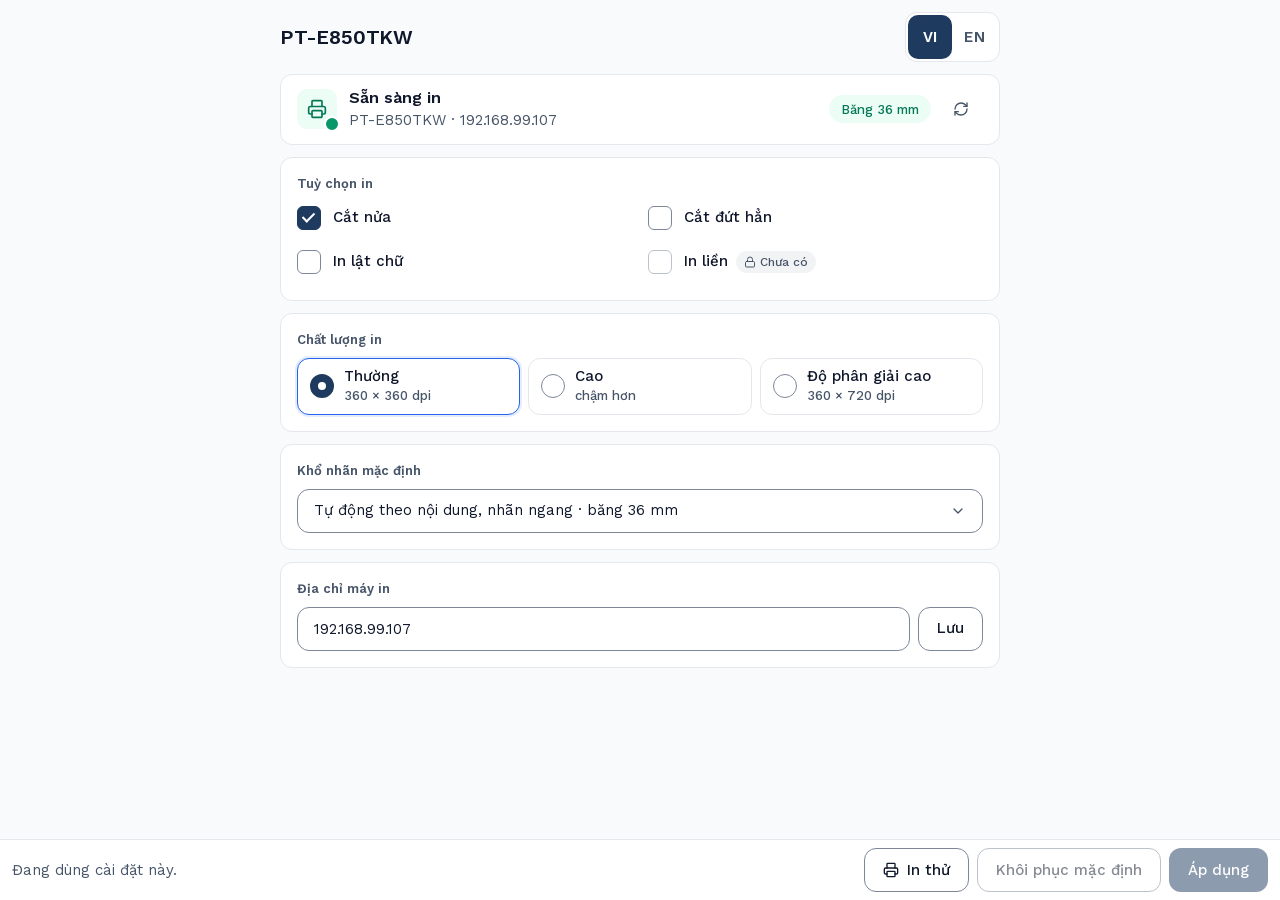
<file: settings-app/ui/index.html>
<!doctype html>
<!-- SPDX-License-Identifier: GPL-3.0-or-later -->
<html lang="vi">
<head>
  <meta charset="utf-8" />
  <meta name="viewport" content="width=device-width, initial-scale=1" />
  <meta name="color-scheme" content="light dark" />
  <title>PT-E850TKW</title>
  <link rel="stylesheet" href="styles.css" />
</head>
<body>
  <div class="app">
    <main class="page" id="page">
      <header class="head">
        <h1 data-i18n="head.title"></h1>
        <div class="lang" role="group" data-i18n-aria="lang.label" id="lang">
          <button type="button" data-lang="vi" lang="vi" aria-label="Tiếng Việt" title="Tiếng Việt">VI</button>
          <button type="button" data-lang="en" lang="en" aria-label="English" title="English">EN</button>
        </div>
      </header>

      <section class="card status" id="status" aria-live="polite"></section>
      <div class="alerts" id="alerts"></div>

      <div id="form">
        <section class="card" aria-labelledby="h-opt">
          <h2 id="h-opt" data-i18n="opt.h"></h2>
          <div class="rows">
            <label class="row" data-i18n-title="half.desc">
              <input type="checkbox" id="half_cut" />
              <span class="row-title" data-i18n="half.title"></span>
            </label>
            <label class="row" data-i18n-title="full.desc">
              <input type="checkbox" id="full_cut" />
              <span class="row-title" data-i18n="full.title"></span>
            </label>
            <label class="row" data-i18n-title="mirror.desc">
              <input type="checkbox" id="mirror" />
              <span class="row-title" data-i18n="mirror.title"></span>
            </label>
            <label class="row is-locked" data-i18n-title="chain.desc">
              <input type="checkbox" id="chain" disabled />
              <span class="row-title"><span data-i18n="chain.title"></span> <span class="tag"><svg class="icon" data-i="lock"></svg><span data-i18n="chain.tag"></span></span></span>
            </label>
          </div>
        </section>

        <section class="card" aria-labelledby="h-quality">
          <h2 id="h-quality" data-i18n="quality.h"></h2>
          <fieldset class="choices" id="quality" aria-labelledby="h-quality"></fieldset>
        </section>

        <section class="card" aria-labelledby="h-size">
          <h2 id="h-size" data-i18n="size.h"></h2>
          <div class="select" id="size"></div>
        </section>
      </div>

      <section class="card" id="conn" aria-labelledby="h-conn">
        <h2 id="h-conn" data-i18n="conn.h"></h2>
        <div class="field-row">
          <input class="input" id="host" inputmode="url" autocomplete="off" spellcheck="false" placeholder="192.168.99.107" aria-labelledby="h-conn" aria-describedby="host-error" data-i18n-title="conn.hint" />
          <button class="btn btn-outline" id="save-host" type="button" data-i18n="conn.save"></button>
        </div>
        <p class="field-error" id="host-error" role="alert" hidden></p>
      </section>
    </main>

    <footer class="bar" id="bar">
      <p class="bar-text" id="bar-text" role="status"></p>
      <div class="bar-actions">
        <button class="btn btn-outline" id="test" type="button"><svg class="icon" data-i="printer"></svg><span data-i18n="test.btn"></span></button>
        <button class="btn btn-outline" id="reset" type="button" data-i18n="bar.reset"></button>
        <button class="btn btn-primary" id="apply" type="button" data-i18n="bar.apply"></button>
      </div>
    </footer>
  </div>
  <script src="i18n.js"></script>
  <script src="main.js"></script>
</body>
</html>
</file>
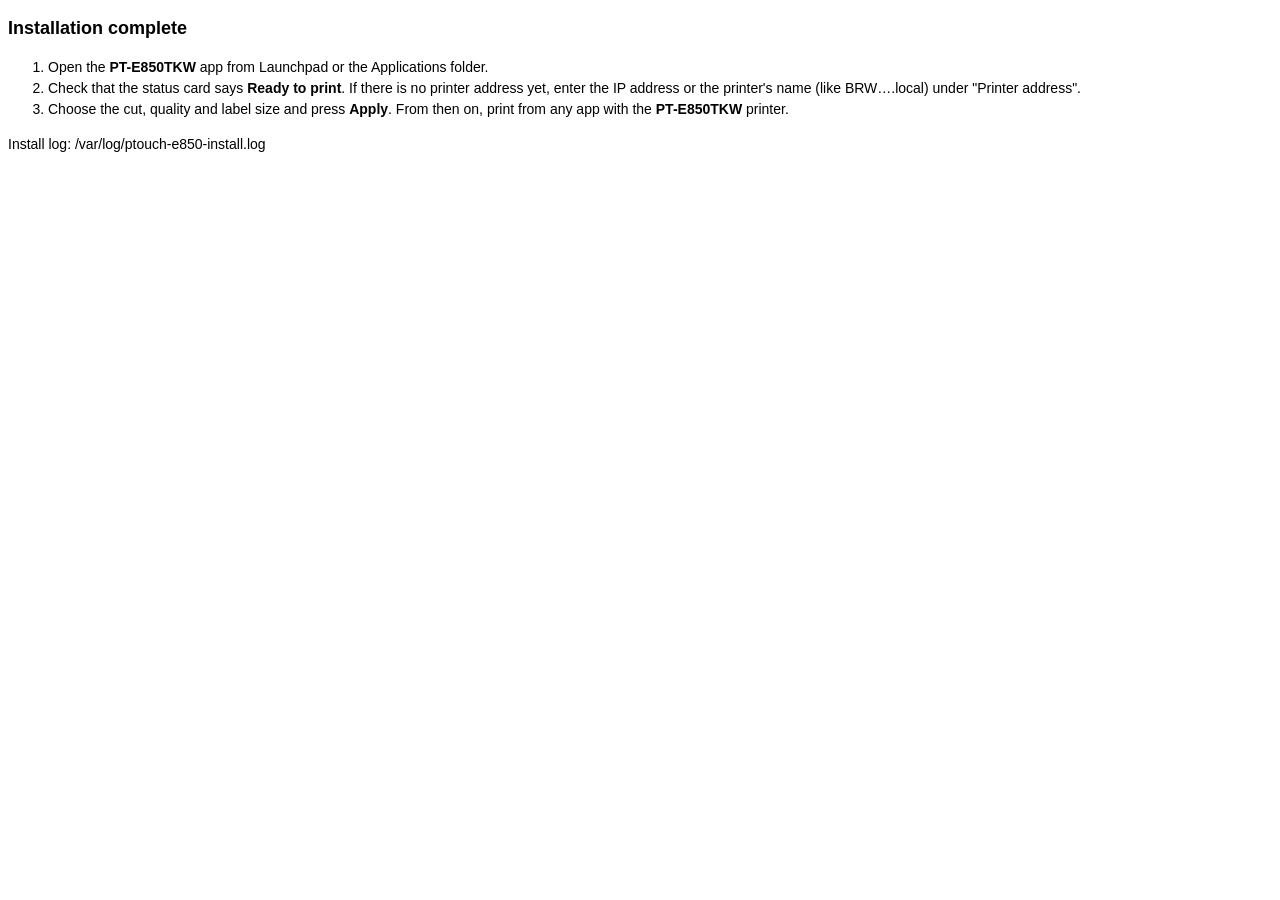
<file: installer/resources/en.lproj/Conclusion.html>
<!doctype html><html lang="en"><head><meta charset="utf-8"><style>body{font:14px -apple-system,Helvetica,sans-serif;line-height:1.5}h2{font-size:18px}</style></head><body>
<h2>Installation complete</h2>
<ol>
<li>Open the <b>PT-E850TKW</b> app from Launchpad or the Applications folder.</li>
<li>Check that the status card says <b>Ready to print</b>. If there is no printer address yet, enter the IP address or the printer's name (like BRW….local) under "Printer address".</li>
<li>Choose the cut, quality and label size and press <b>Apply</b>. From then on, print from any app with the <b>PT-E850TKW</b> printer.</li>
</ol>
<p>Install log: /var/log/ptouch-e850-install.log</p>
</body></html>
</file>
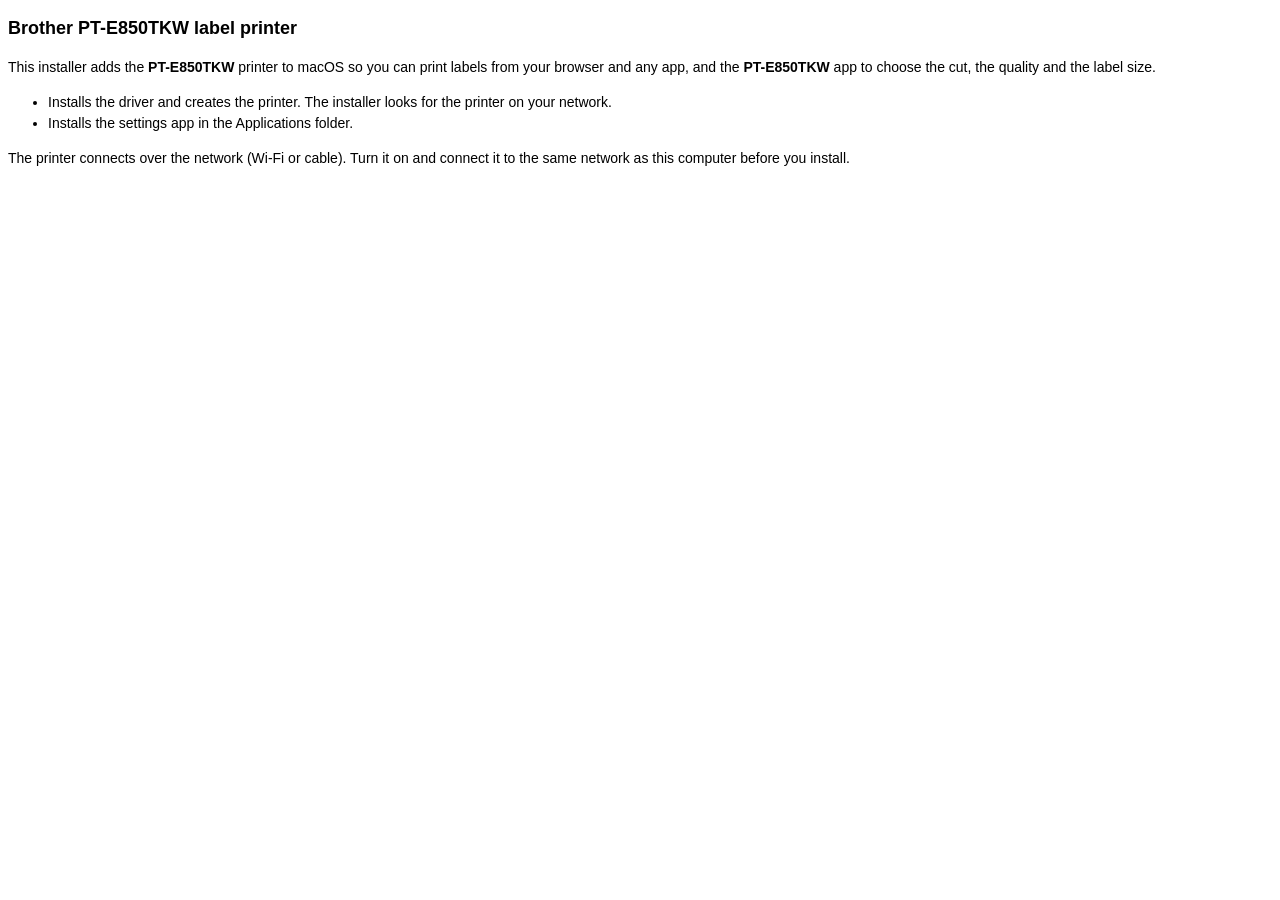
<file: installer/resources/en.lproj/Welcome.html>
<!doctype html><html lang="en"><head><meta charset="utf-8"><style>body{font:14px -apple-system,Helvetica,sans-serif;line-height:1.5}h2{font-size:18px}</style></head><body>
<h2>Brother PT-E850TKW label printer</h2>
<p>This installer adds the <b>PT-E850TKW</b> printer to macOS so you can print labels from your browser and any app, and the <b>PT-E850TKW</b> app to choose the cut, the quality and the label size.</p>
<ul>
<li>Installs the driver and creates the printer. The installer looks for the printer on your network.</li>
<li>Installs the settings app in the Applications folder.</li>
</ul>
<p>The printer connects over the network (Wi-Fi or cable). Turn it on and connect it to the same network as this computer before you install.</p>
</body></html>
</file>
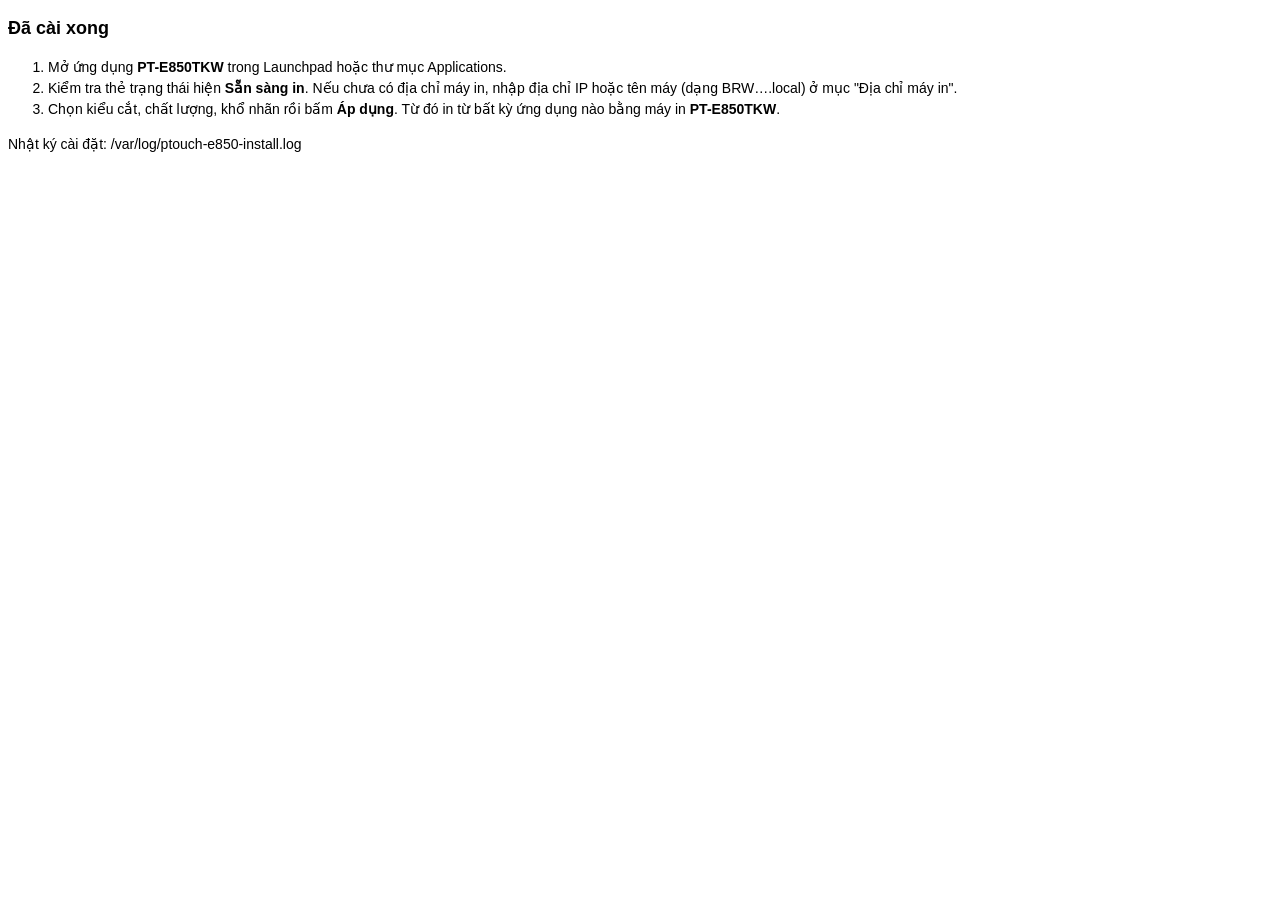
<file: installer/resources/vi.lproj/Conclusion.html>
<!doctype html><html lang="vi"><head><meta charset="utf-8"><style>body{font:14px -apple-system,Helvetica,sans-serif;line-height:1.5}h2{font-size:18px}</style></head><body>
<h2>Đã cài xong</h2>
<ol>
<li>Mở ứng dụng <b>PT-E850TKW</b> trong Launchpad hoặc thư mục Applications.</li>
<li>Kiểm tra thẻ trạng thái hiện <b>Sẵn sàng in</b>. Nếu chưa có địa chỉ máy in, nhập địa chỉ IP hoặc tên máy (dạng BRW….local) ở mục "Địa chỉ máy in".</li>
<li>Chọn kiểu cắt, chất lượng, khổ nhãn rồi bấm <b>Áp dụng</b>. Từ đó in từ bất kỳ ứng dụng nào bằng máy in <b>PT-E850TKW</b>.</li>
</ol>
<p>Nhật ký cài đặt: /var/log/ptouch-e850-install.log</p>
</body></html>
</file>
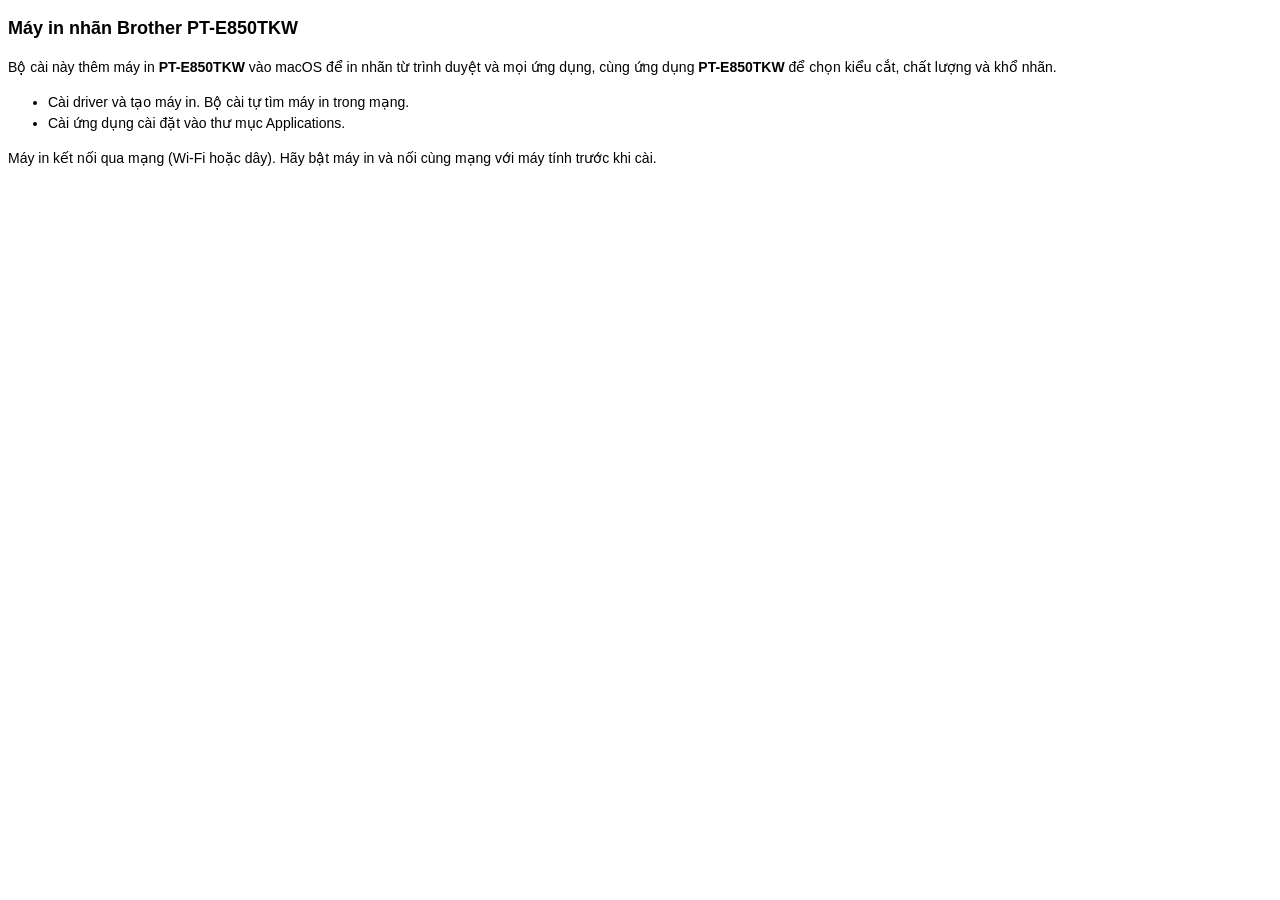
<file: installer/resources/vi.lproj/Welcome.html>
<!doctype html><html lang="vi"><head><meta charset="utf-8"><style>body{font:14px -apple-system,Helvetica,sans-serif;line-height:1.5}h2{font-size:18px}</style></head><body>
<h2>Máy in nhãn Brother PT-E850TKW</h2>
<p>Bộ cài này thêm máy in <b>PT-E850TKW</b> vào macOS để in nhãn từ trình duyệt và mọi ứng dụng, cùng ứng dụng <b>PT-E850TKW</b> để chọn kiểu cắt, chất lượng và khổ nhãn.</p>
<ul>
<li>Cài driver và tạo máy in. Bộ cài tự tìm máy in trong mạng.</li>
<li>Cài ứng dụng cài đặt vào thư mục Applications.</li>
</ul>
<p>Máy in kết nối qua mạng (Wi-Fi hoặc dây). Hãy bật máy in và nối cùng mạng với máy tính trước khi cài.</p>
</body></html>
</file>
<file: settings-app/ui/styles.css>
/* SPDX-License-Identifier: GPL-3.0-or-later

   Design system from the ui-ux-pro-max skill, generated for this app:
   style "Minimalism & Swiss" (clean, spacious, functional, high contrast), palette
   navy #1E3A5F / blue #2563EB / green #059669, one sans-serif, 8px rhythm,
   44px touch targets, visible focus, reduced motion respected.
   Light and dark values were checked separately (WCAG: text 4.5:1, control
   borders and focus 3:1). Dark uses lighter, desaturated tonal variants, not
   inverted colours. Follows the system light/dark setting.

   Font: Work Sans (variable, weight 400-700, SIL OFL, see fonts/OFL.txt), bundled
   in fonts/ so the app works offline. Only the latin and vietnamese subsets are
   included. Outfit, also suggested by the skill, has no Vietnamese. */

@font-face {
  font-family: "Work Sans";
  font-style: normal;
  font-weight: 400 700;
  font-display: swap;
  src: url("fonts/WorkSans-vietnamese.woff2") format("woff2");
  unicode-range: U+0102-0103, U+0110-0111, U+0128-0129, U+0168-0169, U+01A0-01A1, U+01AF-01B0, U+0300-0301, U+0303-0304, U+0308-0309, U+0323, U+0329, U+1EA0-1EF9, U+20AB;
}
@font-face {
  font-family: "Work Sans";
  font-style: normal;
  font-weight: 400 700;
  font-display: swap;
  src: url("fonts/WorkSans-latin.woff2") format("woff2");
  unicode-range: U+0000-00FF, U+0131, U+0152-0153, U+02BB-02BC, U+02C6, U+02DA, U+02DC, U+0304, U+0308, U+0329, U+2000-206F, U+20AC, U+2122, U+2191, U+2193, U+2212, U+2215, U+FEFF, U+FFFD;
}

:root {
  color-scheme: light;
  --app-font: "Work Sans", -apple-system, BlinkMacSystemFont, "SF Pro Text", system-ui, sans-serif;

  --primary: #1e3a5f;
  --on-primary: #ffffff;
  --primary-hover: #2b4d7a;
  --accent: #2563eb;               /* focus, selected borders, links */
  --accent-soft: rgb(37 99 235 / 0.12);

  --background: #f8fafc;
  --surface: #ffffff;
  --foreground: #0f172a;
  --muted: #475569;
  --border: #e4e7eb;               /* hairlines between blocks */
  --control-border: #7c8798;       /* boxes, inputs: 3.6:1 on white */
  --item-hover: #f1f3f5;
  --button-hover: #f1f3f5;
  --popover: #ffffff;
  --elevation: 0 10px 15px -3px rgb(15 23 42 / 0.12), 0 4px 6px -4px rgb(15 23 42 / 0.1);

  --success: #047857; --success-bg: #ecfdf5; --success-dot: #059669;
  --warning: #92400e; --warning-bg: #fffbeb; --warning-border: #fcd34d; --warning-dot: #d97706;
  --error: #b91c1c;   --error-bg: #fef2f2;   --error-border: #fecaca;   --error-dot: #dc2626;
  --neutral: #475569; --neutral-bg: #f1f3f5;
}

@media (prefers-color-scheme: dark) {
  :root {
    color-scheme: dark;
    --primary: #8db4e8;
    --on-primary: #0b1220;
    --primary-hover: #a5c6f0;
    --accent: #7aa7ff;
    --accent-soft: rgb(122 167 255 / 0.16);

    --background: #0b1220;
    --surface: #121b2e;
    --foreground: #e6eaf2;
    --muted: #9aa8bd;
    --border: rgb(148 163 184 / 0.16);
    --control-border: #7b8aa3;
    --item-hover: rgb(255 255 255 / 0.05);
    --button-hover: rgb(255 255 255 / 0.08);
    --popover: #182238;
    --elevation: 0 10px 15px -3px rgb(0 0 0 / 0.55), 0 4px 6px -4px rgb(0 0 0 / 0.5);

    --success: #34d399; --success-bg: rgb(16 185 129 / 0.15); --success-dot: #10b981;
    --warning: #fbbf24; --warning-bg: rgb(245 158 11 / 0.14); --warning-border: rgb(245 158 11 / 0.32); --warning-dot: #f59e0b;
    --error: #f87171;   --error-bg: rgb(239 68 68 / 0.12);   --error-border: rgb(239 68 68 / 0.32);   --error-dot: #ef4444;
    --neutral: #9aa8bd; --neutral-bg: rgb(100 116 139 / 0.2);
  }
}

* { box-sizing: border-box; margin: 0; }
html, body { height: 100%; }
body {
  background: var(--background);
  color: var(--foreground);
  font: 15px/1.5 var(--app-font);
  -webkit-font-smoothing: antialiased;
  -webkit-user-select: none;
  user-select: none;
  cursor: default;
}
button, input { font: inherit; color: inherit; }
button { cursor: pointer; }
:focus-visible { outline: 2px solid var(--accent); outline-offset: 2px; }

.icon { width: 16px; height: 16px; flex-shrink: 0; fill: none; stroke: currentColor; stroke-width: 2; stroke-linecap: round; stroke-linejoin: round; }

/* Error text and addresses are things people copy into a bug report. */
.status-sub, .banner-desc, .bar-text, .field-error { -webkit-user-select: text; user-select: text; cursor: text; }

/* ---------- page ---------- */
.app { display: flex; flex-direction: column; height: 100%; }
.page { flex: 1; overflow-y: auto; padding: 12px; display: flex; flex-direction: column; gap: 12px; }
.page > * { width: 100%; max-width: 720px; margin-inline: auto; }
#form { display: flex; flex-direction: column; gap: 12px; }
.head { display: flex; align-items: center; justify-content: space-between; gap: 16px; }
.head-text { min-width: 0; }
.head h1 { font-size: 20px; line-height: 28px; font-weight: 600; letter-spacing: -0.01em; }
.head p { margin-top: 4px; color: var(--muted); text-wrap: pretty; }

.card { background: var(--surface); border: 1px solid var(--border); border-radius: 12px; padding: 16px; }
.card h2 { font-size: 13px; line-height: 20px; font-weight: 600; color: var(--muted); }

/* ---------- language switch ---------- */
.lang { display: inline-flex; flex-shrink: 0; padding: 2px; border: 1px solid var(--border); border-radius: 12px; background: var(--surface); }
.lang button { min-width: 44px; height: 44px; padding: 0 12px; border: 0; border-radius: 10px; background: transparent; color: var(--muted); font-weight: 600; letter-spacing: .02em; transition: background-color .15s, color .15s; }
.lang button:hover { color: var(--foreground); background: var(--item-hover); }
.lang button[aria-pressed="true"] { background: var(--primary); color: var(--on-primary); }

/* ---------- status ---------- */
.status { display: flex; align-items: center; gap: 12px; padding: 12px 16px; }
.status-icon { position: relative; display: grid; place-items: center; width: 40px; height: 40px; border-radius: 10px; background: var(--neutral-bg); color: var(--neutral); flex-shrink: 0; }
.status-icon .icon { width: 20px; height: 20px; }
.status-icon::after { content: ""; position: absolute; right: -3px; bottom: -3px; width: 12px; height: 12px; border-radius: 50%; background: var(--neutral); border: 2px solid var(--surface); }
.status[data-tone="ok"] .status-icon { background: var(--success-bg); color: var(--success); }
.status[data-tone="ok"] .status-icon::after { background: var(--success-dot); }
.status[data-tone="busy"] .status-icon { background: var(--accent-soft); color: var(--accent); }
.status[data-tone="busy"] .status-icon::after { background: var(--accent); }
.status[data-tone="warn"] .status-icon { background: var(--warning-bg); color: var(--warning); }
.status[data-tone="warn"] .status-icon::after { background: var(--warning-dot); }
.status[data-tone="bad"] .status-icon { background: var(--error-bg); color: var(--error); }
.status[data-tone="bad"] .status-icon::after { background: var(--error-dot); }
.status-text { min-width: 0; flex: 1; }
.status-title { font-size: 16px; line-height: 22px; font-weight: 600; }
.status-sub { color: var(--muted); overflow-wrap: anywhere; }
.status-side { display: flex; align-items: center; gap: 8px; flex-shrink: 0; }
.badge { display: inline-flex; align-items: center; height: 28px; padding: 0 12px; border-radius: 999px; background: var(--neutral-bg); color: var(--neutral); font-size: 13px; font-weight: 500; white-space: nowrap; }
.badge[data-tone="ok"] { background: var(--success-bg); color: var(--success); }
.badge[data-tone="warn"] { background: var(--warning-bg); color: var(--warning); }
.icon-btn { display: grid; place-items: center; width: 44px; height: 44px; border: 0; border-radius: 12px; background: transparent; color: var(--muted); transition: background-color .15s, color .15s; }
.icon-btn:hover { background: var(--item-hover); color: var(--foreground); }
.icon-btn[aria-busy="true"] .icon { animation: spin 1s linear infinite; }
@keyframes spin { to { rotate: 360deg; } }
.skeleton { border-radius: 8px; background: var(--item-hover); animation: pulse 1.4s ease-in-out infinite; }
@keyframes pulse { 50% { opacity: .5; } }
@media (prefers-reduced-motion: reduce) {
  .skeleton, .icon-btn[aria-busy="true"] .icon, .select-list { animation: none; }
  * { transition: none !important; }
}

/* ---------- banners ---------- */
.alerts { display: flex; flex-direction: column; gap: 12px; }
.alerts:empty { display: none; }
.banner { display: flex; gap: 12px; padding: 16px; border-radius: 16px; border: 1px solid var(--border); background: var(--surface); }
.banner .icon { width: 20px; height: 20px; margin-top: 2px; }
.banner-body { min-width: 0; flex: 1; }
.banner-title { font-weight: 600; }
.banner-desc { margin-top: 2px; color: var(--foreground); opacity: .85; text-wrap: pretty; }
.banner-act { align-self: center; flex-shrink: 0; }
.banner[data-tone="warn"] { background: var(--warning-bg); border-color: var(--warning-border); }
.banner[data-tone="warn"] .icon, .banner[data-tone="warn"] .banner-title { color: var(--warning); }
.banner[data-tone="bad"] { background: var(--error-bg); border-color: var(--error-border); }
.banner[data-tone="bad"] .icon, .banner[data-tone="bad"] .banner-title { color: var(--error); }

/* ---------- buttons ---------- */
.btn { display: inline-flex; align-items: center; justify-content: center; gap: 8px; min-height: 44px; padding: 8px 18px; border-radius: 12px; border: 1px solid transparent; font-weight: 500; line-height: 1.25; text-align: center; transition: background-color .15s, color .15s, border-color .15s; outline: none; }
.btn:focus-visible { outline: 2px solid var(--accent); outline-offset: 2px; }
.btn-outline { background: var(--surface); border-color: var(--control-border); color: var(--foreground); }
.btn-outline:hover:not(:disabled) { background: var(--button-hover); }
.btn-primary { background: var(--primary); color: var(--on-primary); }
.btn-primary:hover:not(:disabled) { background: var(--primary-hover); }
.btn:disabled { opacity: .5; cursor: not-allowed; }
.btn[aria-busy="true"] { cursor: progress; }

/* ---------- check box rows ---------- */
.rows { margin-top: 2px; display: grid; grid-template-columns: 1fr 1fr; column-gap: 16px; }
.row { display: flex; align-items: center; gap: 12px; min-height: 44px; padding: 10px 0; cursor: pointer; }
.row.is-locked { cursor: not-allowed; }
.row-title { font-weight: 500; display: flex; flex-wrap: wrap; align-items: center; gap: 4px 8px; }
.tag { display: inline-flex; align-items: center; gap: 4px; height: 22px; padding: 0 8px; border-radius: 999px; background: var(--neutral-bg); color: var(--neutral); font-size: 12px; font-weight: 500; }
.tag .icon { width: 12px; height: 12px; }

input[type="checkbox"], input[type="radio"] { appearance: none; -webkit-appearance: none; position: relative; flex-shrink: 0; width: 24px; height: 24px; margin: 0; border: 1.5px solid var(--control-border); background: var(--surface); cursor: pointer; outline: none; transition: background-color .15s, border-color .15s; }
input[type="checkbox"] { border-radius: 6px; }
input[type="checkbox"]:checked { background: var(--primary); border-color: var(--primary); }
input[type="checkbox"]:checked::after { content: ""; position: absolute; left: 7px; top: 3px; width: 5px; height: 10px; border: solid var(--on-primary); border-width: 0 2px 2px 0; rotate: 45deg; }
input[type="radio"] { border-radius: 50%; }
input[type="radio"]:checked { border: 8px solid var(--primary); }
input:disabled { opacity: .5; cursor: not-allowed; }
input:focus-visible { outline: 2px solid var(--accent); outline-offset: 2px; }

/* ---------- choice cards ---------- */
.choices { border: 0; padding: 0; margin: 8px 0 0; display: grid; grid-template-columns: repeat(3, 1fr); gap: 8px; min-width: 0; }
.choice { display: flex; align-items: center; gap: 10px; min-height: 56px; padding: 8px 12px; border: 1px solid var(--border); border-radius: 12px; background: var(--surface); cursor: pointer; transition: background-color .15s, border-color .15s; }
.choice:hover { background: var(--item-hover); }
.choice:has(input:checked) { border-color: var(--accent); box-shadow: 0 0 0 2px var(--accent-soft); }
.choice-text { min-width: 0; display: flex; flex-direction: column; }
.choice-title { font-weight: 500; line-height: 1.3; }
.choice-meta { font-size: 13px; font-weight: 500; color: var(--muted); }

/* ---------- inputs ---------- */

.field-row { display: flex; gap: 8px; margin-top: 8px; }
.input { flex: 1; min-width: 0; height: 44px; padding: 0 16px; border: 1px solid var(--control-border); border-radius: 12px; background: var(--surface); outline: none; -webkit-user-select: text; user-select: text; transition: border-color .15s, box-shadow .15s; }
.input::placeholder { color: var(--muted); opacity: .8; }
.input:focus { border-color: var(--accent); box-shadow: 0 0 0 2px var(--accent-soft); }
.input[aria-invalid="true"] { border-color: var(--error-dot); }
.field-error { margin-top: 8px; color: var(--error); font-weight: 500; text-wrap: pretty; }

/* ---------- custom select ---------- */
.select { position: relative; margin-top: 8px; }
.select-btn { display: flex; align-items: center; justify-content: space-between; gap: 8px; width: 100%; min-height: 44px; padding: 8px 16px; border: 1px solid var(--control-border); border-radius: 12px; background: var(--surface); text-align: left; transition: background-color .15s, border-color .15s; }
.select-btn:hover { background: var(--item-hover); }
.select-btn[aria-expanded="true"] { border-color: var(--accent); box-shadow: 0 0 0 2px var(--accent-soft); }
.select-btn .icon { color: var(--muted); transition: rotate .15s; }
.select-btn[aria-expanded="true"] .icon { rotate: 180deg; }
.select-list { position: absolute; z-index: 20; left: 0; right: 0; top: calc(100% + 6px); max-height: 320px; overflow-y: auto; padding: 4px; background: var(--popover); border: 1px solid var(--border); border-radius: 16px; box-shadow: var(--elevation); transform-origin: top; animation: pop .12s ease-out; }
@keyframes pop { from { opacity: 0; transform: scale(.98); } }
.select-list[hidden] { display: none; }
.select-group { padding: 8px 12px 4px; font-size: 13px; font-weight: 500; color: var(--muted); }
.select-item { display: flex; align-items: center; justify-content: space-between; gap: 8px; width: 100%; min-height: 44px; padding: 8px 12px; border: 0; border-radius: 12px; background: transparent; text-align: left; }
.select-item:hover, .select-item:focus-visible { background: var(--item-hover); outline: none; }
.select-item[aria-selected="true"] { font-weight: 600; }
.select-item .icon { color: var(--accent); }

/* ---------- footer bar ---------- */
.bar { display: flex; align-items: center; justify-content: space-between; gap: 12px; flex-wrap: wrap; padding: 8px 12px; background: var(--surface); border-top: 1px solid var(--border); }
.bar-text { flex: 1; min-width: 160px; color: var(--muted); }
.bar-text[data-tone="dirty"] { color: var(--foreground); font-weight: 600; }
.bar-text[data-tone="ok"] { color: var(--success); }
.bar-text[data-tone="bad"] { color: var(--error); }
.bar-actions { display: flex; gap: 8px; }
[hidden] { display: none !important; }

@media (max-width: 520px) {
  .choices, .rows { grid-template-columns: 1fr; }
  .status { flex-wrap: wrap; }
  .bar-actions { width: 100%; }
  .bar-actions .btn { flex: 1; }
}
</file>
